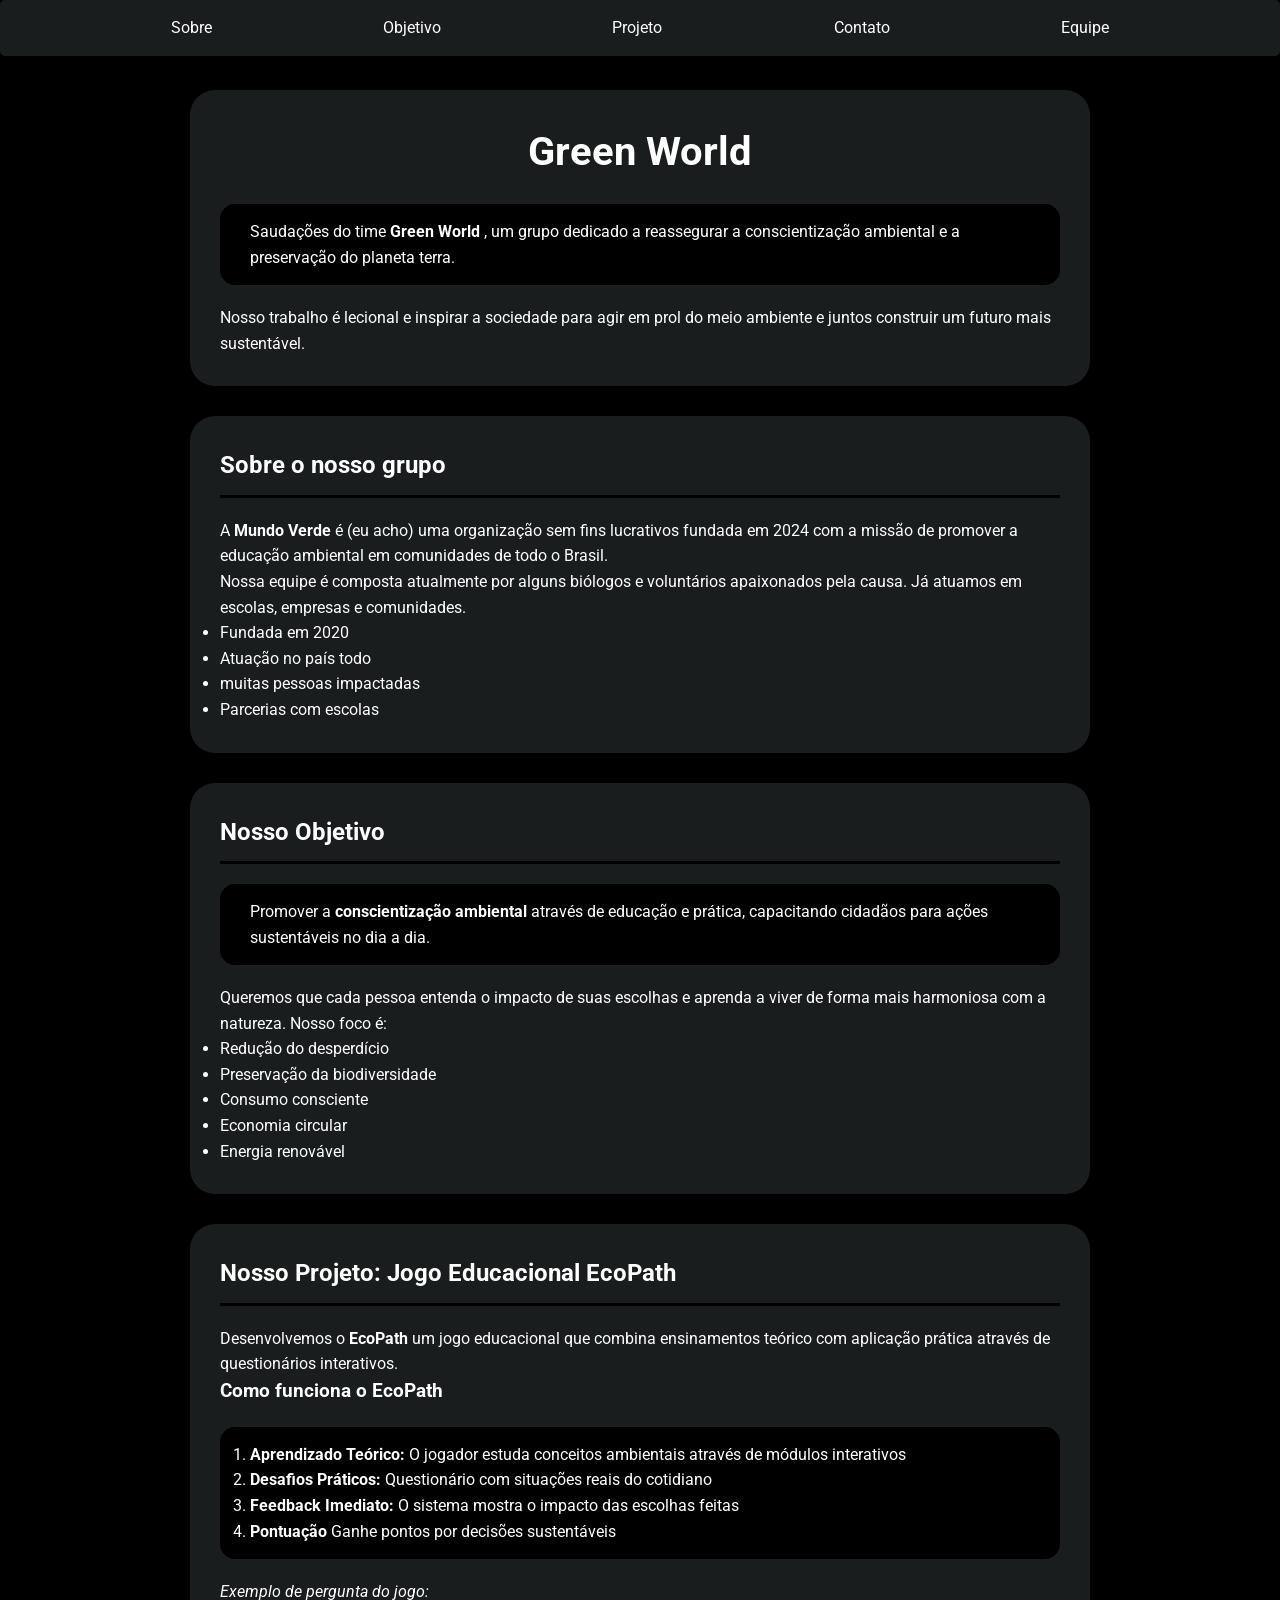
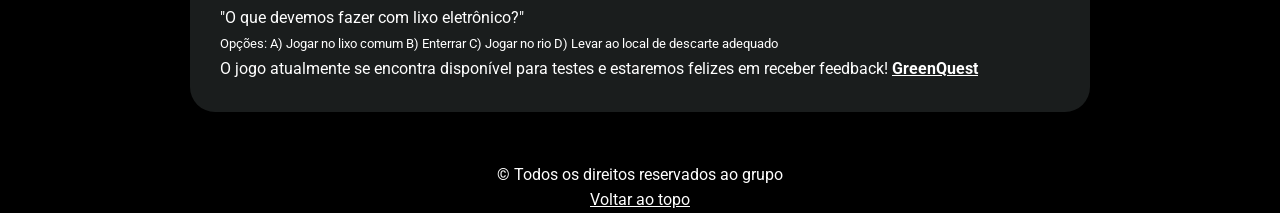
<file: index.html>
<!DOCTYPE html> 
<html lang="pt-BR"> 

<head> 
<meta charset="UTF-8"> 
<meta name="viewport" content="width=device-width, initial-scale=1.0">
<title> Green World e EcoPath </title>
<link rel="stylesheet" href="./src/styles/temas.css">
<link rel="stylesheet" href="./src/styles/inicio.css"> 
</head>

<body class="dark"> <!-- Corpo visível do site -->

<!-- menu :D -->
<nav id="menu"> <!-- Criação do menu -->
<a href="#sobre">Sobre</a>
<a href="#objetivo">Objetivo</a>
<a href="#projeto">Projeto</a>
<a href="./src/pages/contato.html">Contato</a>
<a href="./src/pages/equipe.html">Equipe</a>
</nav>

<main>
<section id="inicio"> <!-- Ligação com o menu via id -->
<h1> Green World </h1> 

<p class="destaque"> <!-- Parágrafo com o id de destaque -->
Saudações do time <strong> Green World </strong>, <!-- strong é negrito -->
um grupo dedicado a reassegurar a conscientização ambiental 
e a preservação do planeta terra.
</p>

<p> 
Nosso trabalho é lecional e inspirar a sociedade para agir 
em prol do meio ambiente e juntos construir um futuro mais sustentável.
</p>
</section>

<!-- sobre nós todos -->
<section id="sobre"> 
<h2>Sobre o nosso grupo</h2> 

<p>
A <strong> Mundo Verde</strong> é (eu acho) uma organização sem fins lucrativos fundada em 2024 
com a missão de promover a educação ambiental em comunidades de todo o Brasil.
</p>

<p>
Nossa equipe é composta atualmente por alguns biólogos e 
voluntários apaixonados pela causa. Já atuamos em escolas, empresas e comunidades.
</p>

<ul> <!-- Lista não númerada -->
<li>Fundada em 2020</li>
<li>Atuação no país todo</li>
<li>muitas pessoas impactadas</li>
<li>Parcerias com escolas</li>
</ul>
</section>

<section id="objetivo"> 
<h2>Nosso Objetivo</h2>

<p class="destaque"> 
Promover a <strong>conscientização ambiental</strong> através de educação 
e prática, capacitando cidadãos para ações sustentáveis no dia a dia.
</p>

<p>
Queremos que cada pessoa entenda o impacto de suas escolhas e aprenda a viver 
de forma mais harmoniosa com a natureza. Nosso foco é:
</p>

<ul>
<li>Redução do desperdício</li>
<li>Preservação da biodiversidade</li>
<li>Consumo consciente</li>
<li>Economia circular</li>
<li>Energia renovável</li>
</ul>
</section>

<section id="projeto">
<h2>Nosso Projeto: Jogo Educacional EcoPath</h2>

<p>
Desenvolvemos o <strong>EcoPath</strong> um jogo educacional que combina 
ensinamentos teórico com aplicação prática através de questionários interativos.
</p>

<h3>Como funciona o EcoPath</h3> 

<ol class="destaque"> <!-- Lista numerada com destaque -->
<li><strong>Aprendizado Teórico:</strong> O jogador estuda conceitos ambientais através de módulos interativos</li>
<li><strong>Desafios Práticos:</strong> Questionário com situações reais do cotidiano</li>
<li><strong>Feedback Imediato:</strong> O sistema mostra o impacto das escolhas feitas</li>
<li><strong>Pontuação</strong> Ganhe pontos por decisões sustentáveis</li>
</ol>


<p>
<em>Exemplo de pergunta do jogo:</em><br> <!-- em é itálico e br quebra a linha -->
"O que devemos fazer com lixo eletrônico?"
<br><small>Opções: A) Jogar no lixo comum B) Enterrar C) Jogar no rio D) Levar ao local de descarte adequado</small> <!-- small = texto menor -->
</p>

<p> O jogo atualmente se encontra disponível para testes e estaremos felizes em receber feedback!
<a href="./src/pages/login.html" class="linkdojogo">
    <strong>GreenQuest</strong>
</a>
</p>
</section>
</main>


<footer style="text-align: center"> <!-- Rodapé -->
<p>&copy; Todos os direitos reservados ao grupo </p> <!-- &copy = símbolo © -->
<a href="#menu" style="color: var(--texto);">Voltar ao topo</a> <!-- Link para voltar ao topo -->
</footer>

</body> 
</html>
</file>
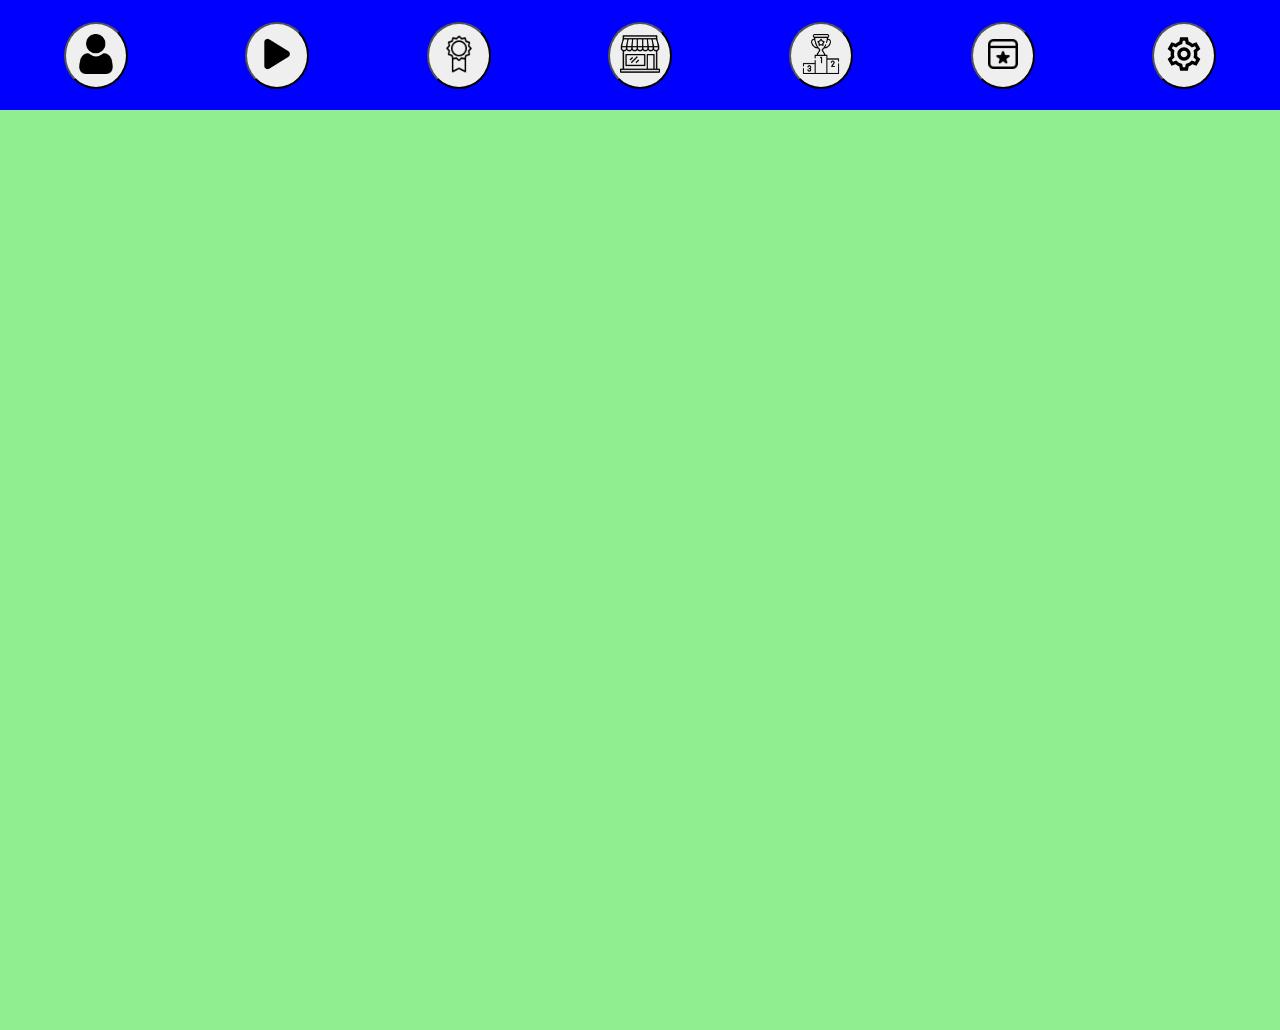
<file: src/pages/atividades.html>
<!DOCTYPE html>
<html lang="pt-br">
  <head>
    <meta charset="UTF-8" />
    <meta name="viewport" content="width=device-width, initial-scale=1.0" />
    <title>Atividades</title>

    <link rel="stylesheet" href="/src/styles/temas.css" />
    <link rel="stylesheet" href="../styles/header.css" />
    <link rel="stylesheet" href="/src/styles/atividades.css" />
  </head>
  <body class="dark">
    <header id="header"></header>

    <main>
      <section id="atividades"></section>
    </main>

    <script src="../scripts/services/api.js"></script>
    <script src="../scripts/services/header.js"></script>
    <script src="../scripts/atividades.js"></script>
  </body>
</html>
</file>
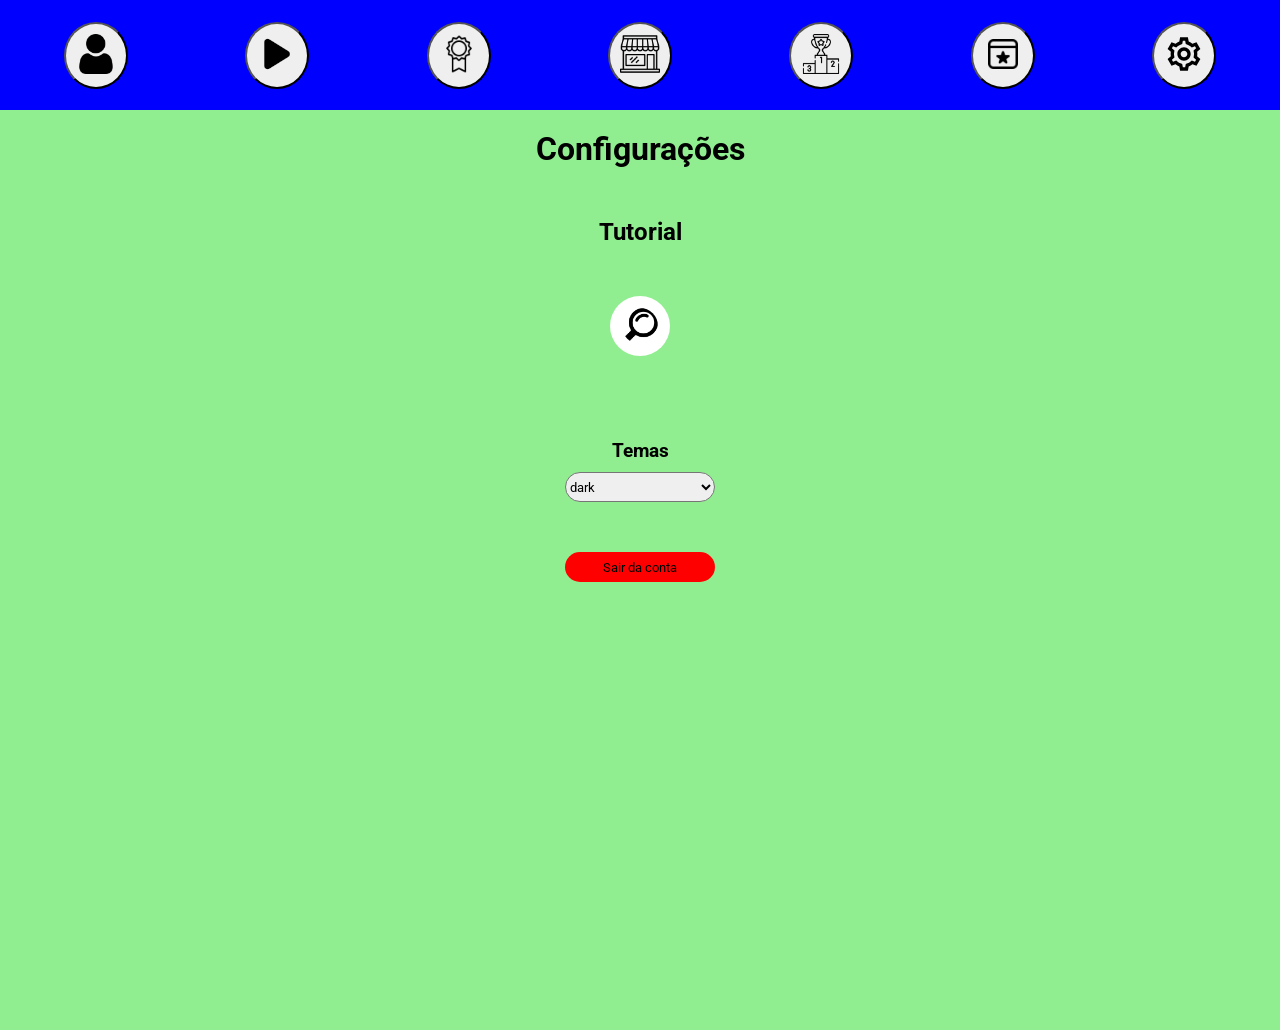
<file: src/pages/configuração.html>
<!DOCTYPE html>
<html lang="pt-br">
  <head>
    <meta charset="UTF-8" />
    <meta name="viewport" content="width=device-width, initial-scale=1.0" />
    <title>Configuração</title>

    <link rel="stylesheet" href="/src/styles/temas.css" />
    <link rel="stylesheet" href="/src/styles/header.css" />
    <link rel="stylesheet" href="/src/styles/configuração.css" />
  </head>
  <body class="dark">
    <header id="header"></header>
    <main>
      <h1>Configurações</h1>

      <h2>Tutorial</h2>

      <a href="/src/pages/tutorial.html"><img id="img-lupa" src="/src/images/lupa.png" /></a>

      <div class="div-temas">
        <h3>Temas</h3>
        <select id="inputListaTemas" name="inputTema">
          <option value="light">light</option>
          <option value="bluelight">blue light</option>
          <option value="emeraldlight">emerald light</option>
          <option value="teallight">teal light</option>
          <option value="violetlight">violet light</option>
          <option value="dark"selected>dark</option>
          <option value="bluedark">blue dark</option>
          <option value="emeralddark">emerald dark</option>
          <option value="tealdark">teal dark</option>
          <option value="violetdark">violet dark</option>

        </select>
      </div>
      <button id="btnLogout">Sair da conta</button>
    </main>

    <script>
      const inputListaTemas = document.getElementById("inputListaTemas");
      inputListaTemas.addEventListener("change", (event) => {
        const novoTema = event.target.value;

        localStorage.setItem("Tema", novoTema);

        document.body.className = novoTema;
      });

      document.getElementById("btnLogout").onclick = () => {
        localStorage.removeItem("ID");
        window.location.replace("login.html");
      };
    </script>

    <script src="../scripts/services/header.js"></script>
  </body>
</html>
</file>
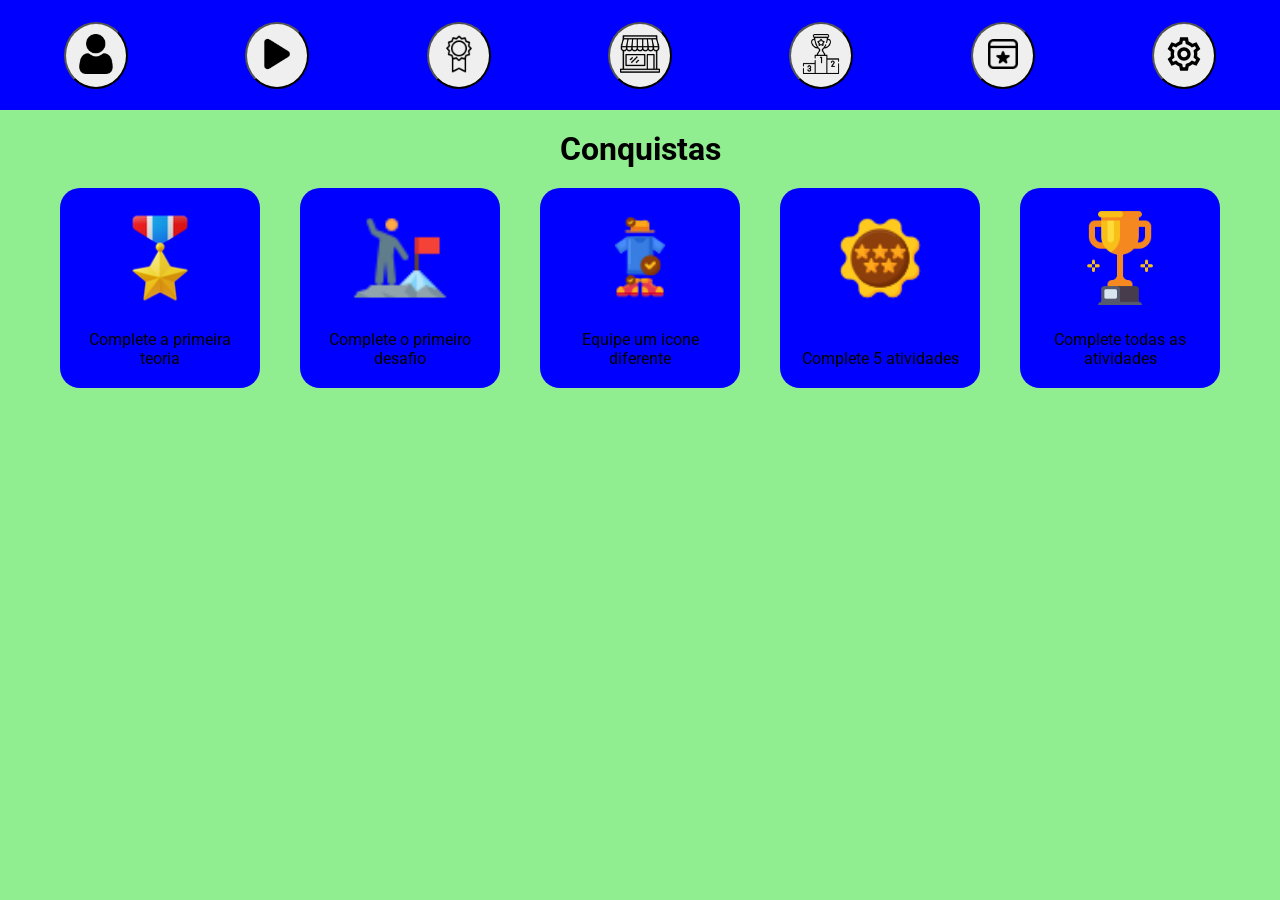
<file: src/pages/conquistas.html>
<!DOCTYPE html>
<html lang="pt-br">
  <head>
    <meta charset="UTF-8" />
    <meta name="viewport" content="width=device-width, initial-scale=1.0" />
    <title>Conquistas</title>

    <link rel="stylesheet" href="/src/styles/temas.css" />
    <link rel="stylesheet" href="/src/styles/header.css" />
    <link rel="stylesheet" href="/src/styles/conquista.css" />
  </head>
  <body class="dark">
    <header id="header"></header>
    <main>
      <h1>Conquistas</h1>

      <div class="conquistas">
        <div class="conquista">
          <img src="../images/conquista/primeiraTarefa.png" alt="" />
          <p>Complete a primeira teoria</p>
        </div>

        <div class="conquista">
          <img src="../images/conquista/primerioDesafio.png" alt="" />
          <p>Complete o primeiro desafio</p>
        </div>

        <div class="conquista">
          <img src="../images/conquista/iconeDiferente.png" alt="" />
          <p>Equipe um icone diferente</p>
        </div>

        <div class="conquista">
          <img src="../images/conquista/estrelas5.png" alt="" />
          <p>Complete 5 atividades</p>
        </div>

        <!-- Sempre ficar por ultimo -->
        <div class="conquista">
          <img src="../images/conquista/trofeu.png" alt="" />
          <p>Complete todas as atividades</p>
        </div>
      </div>
    </main>
  </body>

  <script src="../scripts/services/api.js"></script>
  <script src="../scripts/services/header.js"></script>
  <script src="../scripts/conquista.js"></script>
</html>
</file>
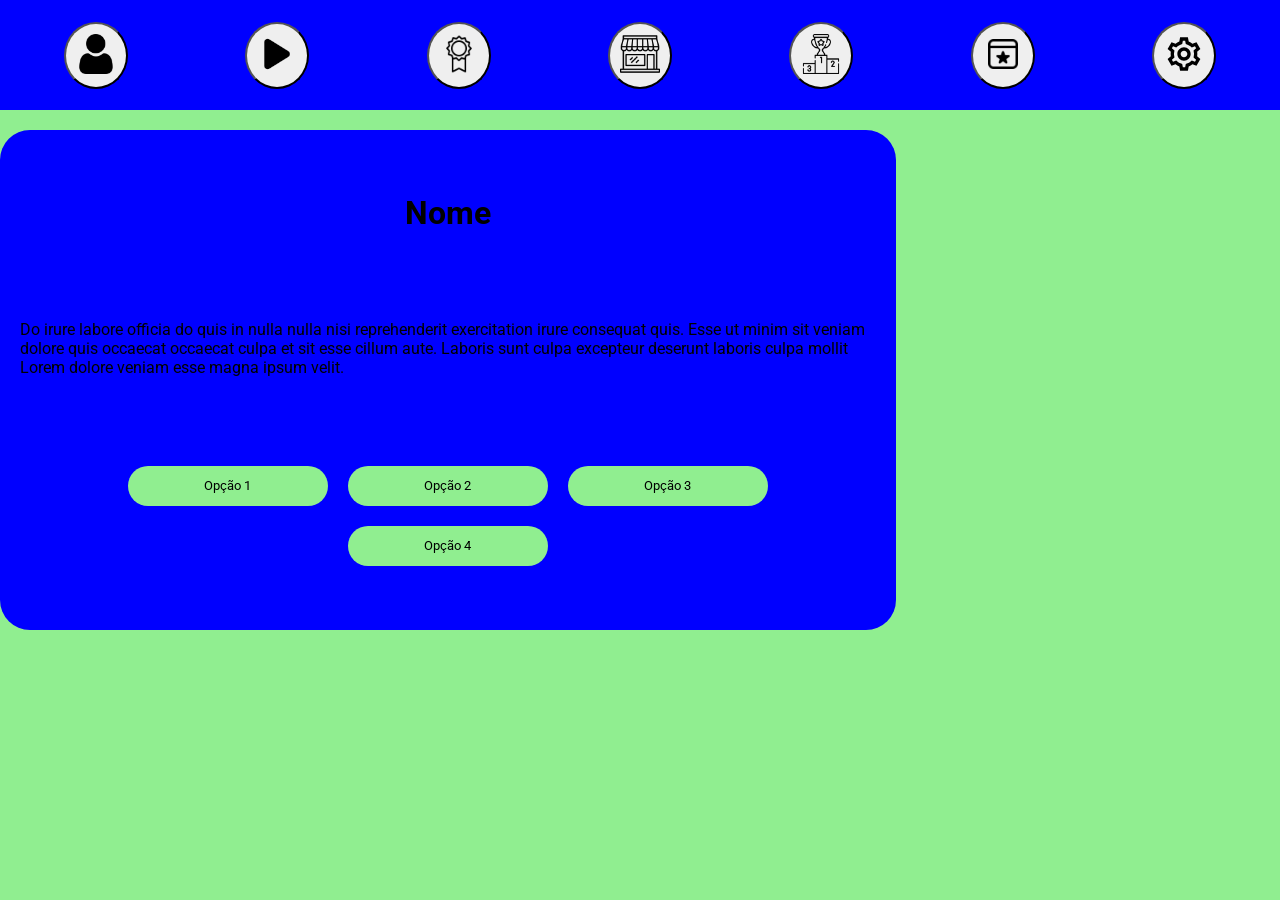
<file: src/pages/desafio.html>
<!DOCTYPE html>
<html lang="pt-br">
  <head>
    <meta charset="UTF-8" />
    <meta name="viewport" content="width=device-width, initial-scale=1.0" />
    <title>Desafio</title>

    <link rel="stylesheet" href="/src/styles/temas.css" />
    <link rel="stylesheet" href="/src/styles/header.css" />
    <link rel="stylesheet" href="/src/styles/desafio.css" />
  </head>
  <body class="dark">
    <header id="header"></header>

    <main id="desafio">
      <h1 id="nome">Nome</h1>

      <p id="texto">
        Do irure labore officia do quis in nulla nulla nisi reprehenderit
        exercitation irure consequat quis. Esse ut minim sit veniam dolore quis
        occaecat occaecat culpa et sit esse cillum aute. Laboris sunt culpa
        excepteur deserunt laboris culpa mollit Lorem dolore veniam esse magna
        ipsum velit.
      </p>

      <div id="btnsRespostas">
        <button onclick="selecionarResposta(0)">Opção 1</button>
        <button onclick="selecionarResposta(1)">Opção 2</button>
        <button onclick="selecionarResposta(2)">Opção 3</button>
        <button onclick="selecionarResposta(3  )">Opção 4</button>
      </div>
    </main>
  </body>

  <script src="../scripts/services/api.js"></script>
  <script src="../scripts/services/header.js"></script>
  <script src="../scripts/desafio.js"></script>
</html>
</file>
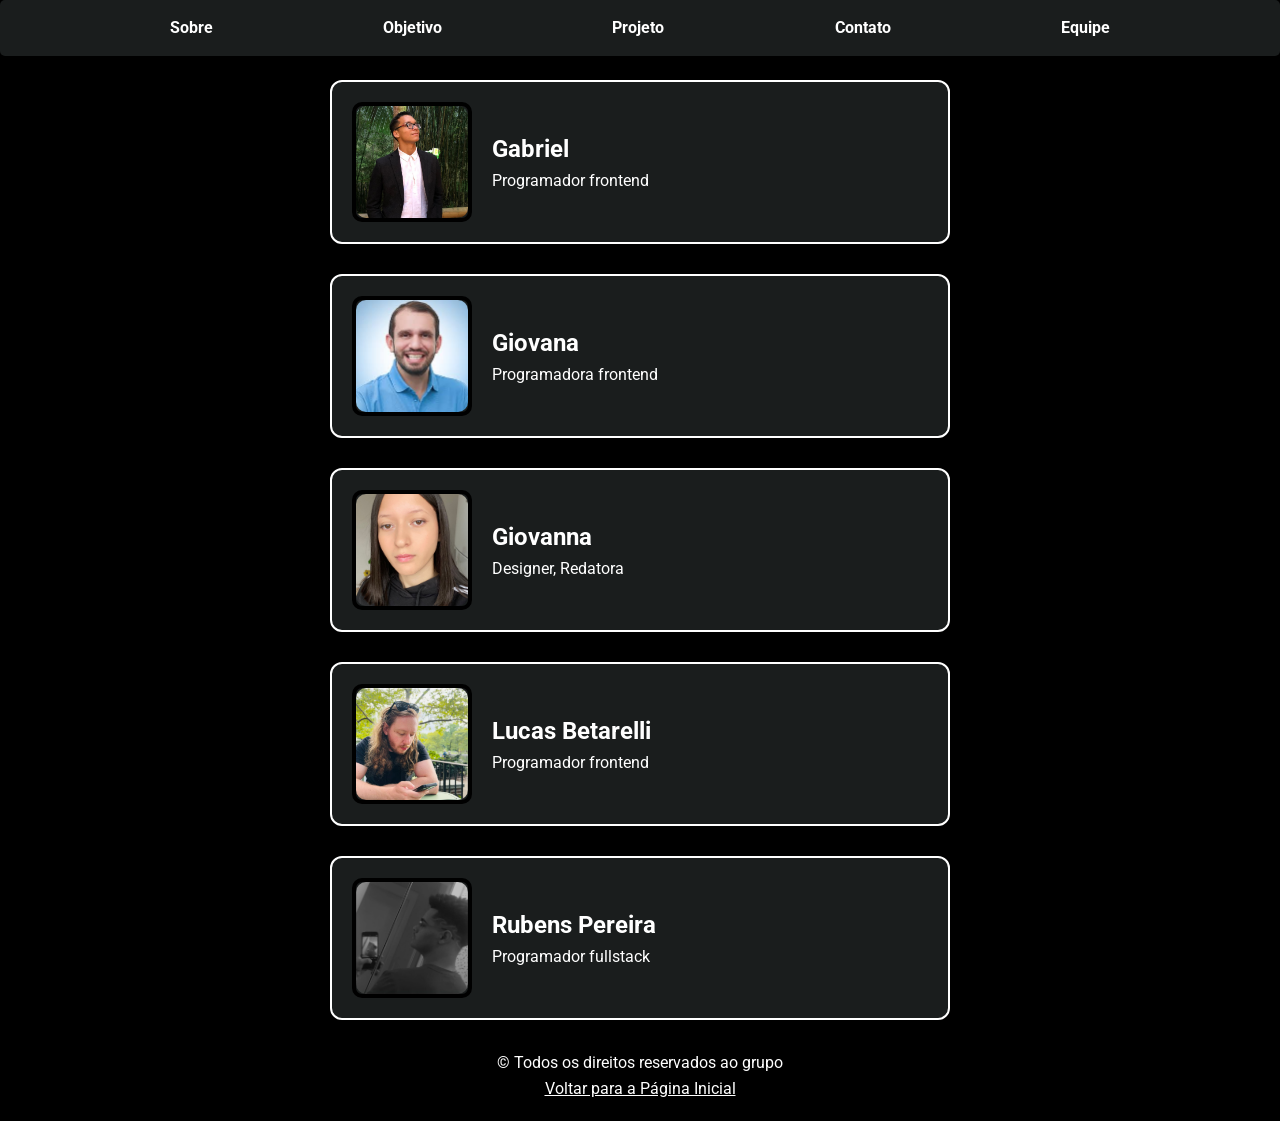
<file: src/pages/equipe.html>
<!DOCTYPE html>
<html lang="pt-br">
  <head>
    <meta charset="UTF-8" />
    <meta name="viewport" content="width=device-width, initial-scale=1.0" />
    <title>Nossa Equipe</title>

    <link rel="stylesheet" href="../../src/styles/temas.css" />
    <link rel="stylesheet" href="../../src/styles/equipe.css" />
  </head>
  <body class="dark">
    <nav id="menu">
      <!-- Criação do menu -->
      <a href="../../index.html#sobre">Sobre</a>
      <a href="../../index.html#objetivo">Objetivo</a>
      <a href="../../index.html#projeto">Projeto</a>
      <a href="../pages/contato.html">Contato</a>
      <a href="equipe.html">Equipe</a>
    </nav>

    <main>
      <!-- Gabriel -->
      <section class="membro">
        <div class="foto-container">
          <img
            src="../../src/images/equipe/gabriel.jpeg"
            alt="Foto do Gabriel"
          />
        </div>
        <div class="info">
          <h2>Gabriel</h2>
          <p>Programador frontend</p>
        </div>
      </section>

      <!-- Giovana -->
      <section class="membro">
        <div class="foto-container">
          <img
            src="../../src/images/equipe/fotoPerfil.jpg"
            alt="Foto da Giovana"
          />
        </div>
        <div class="info">
          <h2>Giovana</h2>
          <p>Programadora frontend</p>
        </div>
      </section>

      <!-- Giovanna -->
      <section class="membro">
        <div class="foto-container">
          <img
            src="../../src/images/equipe/giovanna.jpeg"
            alt="Foto da Giovanna"
          />
        </div>
        <div class="info">
          <h2>Giovanna</h2>
          <p>Designer, Redatora</p>
        </div>
      </section>

      <!-- Lucas -->
      <section class="membro">
        <div class="foto-container">
          <img src="../../src/images/equipe/lucas.png" alt="Foto do Lucas" />
        </div>
        <div class="info">
          <h2>Lucas Betarelli</h2>
          <p>Programador frontend</p>
        </div>
      </section>

      <!-- Rubens -->
      <section class="membro">
        <div class="foto-container">
          <img src="../../src/images/equipe/rubens.jpeg" alt="Foto do Rubens" />
        </div>
        <div class="info">
          <h2>Rubens Pereira</h2>
          <p>Programador fullstack</p>
        </div>
      </section>

      <footer style="text-align: center">
        <p>&copy; Todos os direitos reservados ao grupo</p>
        <a href="../../index.html" style="color: var(--texto)"
          >Voltar para a Página Inicial</a
        >
      </footer>
    </main>
  </body>
</html>
</file>
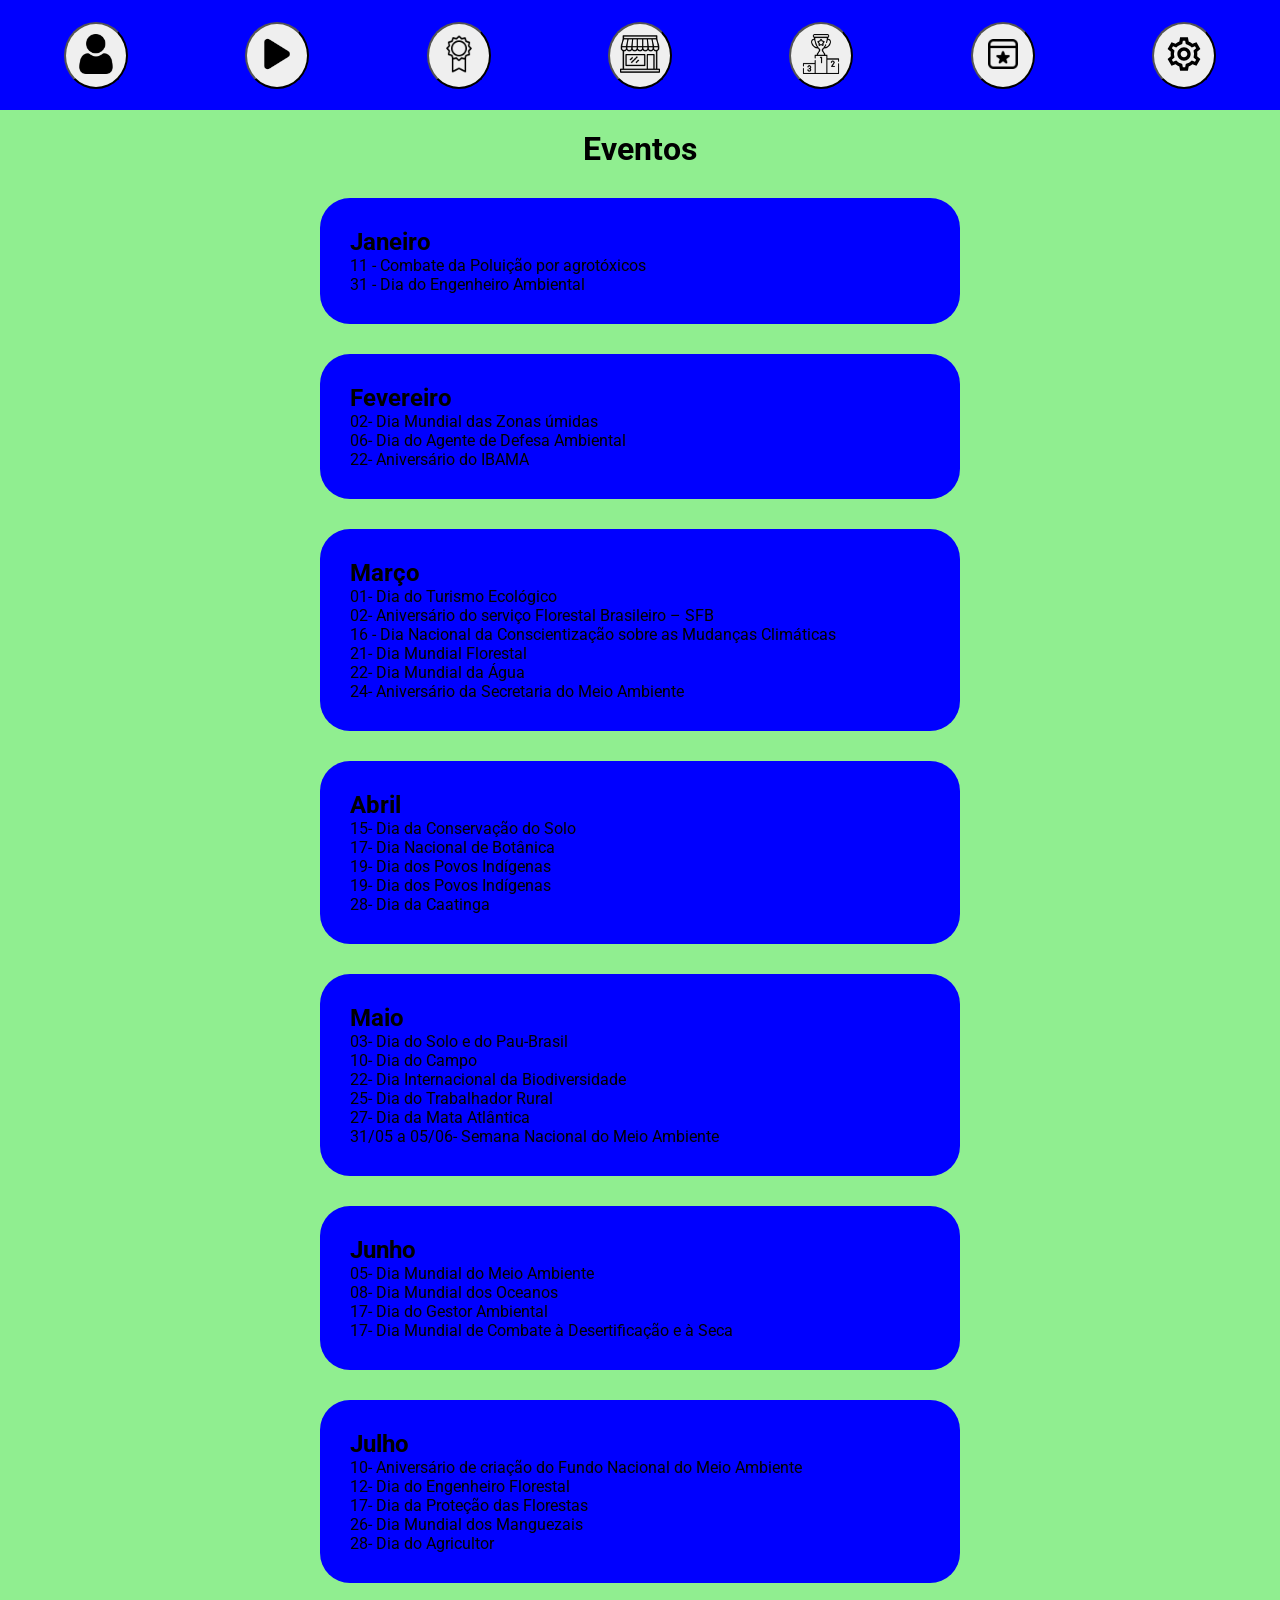
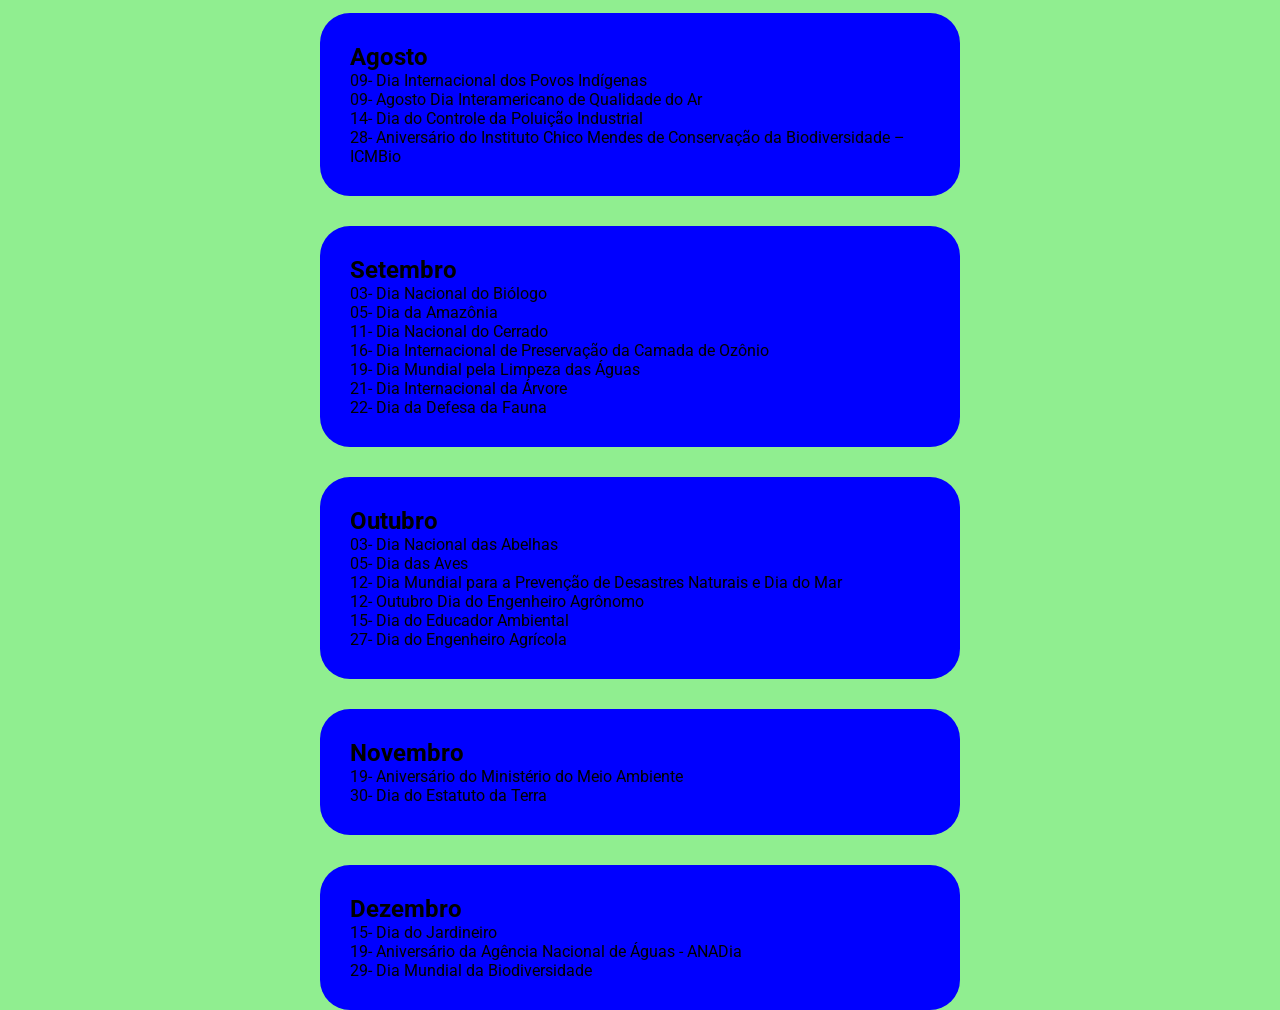
<file: src/pages/eventos.html>
<!DOCTYPE html>
<html lang="pt-br">
  <head>
    <meta charset="UTF-8" />
    <meta name="viewport" content="width=device-width, initial-scale=1.0" />
    <title>Eventos</title>

    <link rel="stylesheet" href="/src/styles/temas.css" />
    <link rel="stylesheet" href="/src/styles/header.css" />
    <link rel="stylesheet" href="/src/styles/eventos.css" />
  </head>
  <body>
    <header id="header"></header>

    <main>
      <h1>Eventos</h1>

      <!-- Janeiro -->
      <div>
        <h2>Janeiro</h2>
        <p>11 - Combate da Poluição por agrotóxicos</p>
        <p>31 - Dia do Engenheiro Ambiental</p>
      </div>
      <!-- Fevereiro -->
      <div>
        <h2>Fevereiro</h2>
        <p>02- Dia Mundial das Zonas úmidas</p>
        <p>06- Dia do Agente de Defesa Ambiental</p>
        <p>22- Aniversário do IBAMA</p>
      </div>
      <!-- Março -->
      <div>
        <h2>Março</h2>
        <p>01- Dia do Turismo Ecológico</p>
        <p>02- Aniversário do serviço Florestal Brasileiro – SFB</p>
        <p>16 - Dia Nacional da Conscientização sobre as Mudanças Climáticas</p>
        <p>21- Dia Mundial Florestal</p>
        <p>22- Dia Mundial da Água</p>
        <p>24- Aniversário da Secretaria do Meio Ambiente</p>
      </div>
      <!-- Abril -->
      <div>
        <h2>Abril</h2>
        <p>15- Dia da Conservação do Solo</p>
        <p>17- Dia Nacional de Botânica</p>
        <p>19- Dia dos Povos Indígenas</p>
        <p>19- Dia dos Povos Indígenas</p>
        <p>28- Dia da Caatinga</p>
      </div>

      <!-- Maio -->
      <div>
        <h2>Maio</h2>
        <p>03- Dia do Solo e do Pau-Brasil</p>
        <p>10- Dia do Campo</p>
        <p>22- Dia Internacional da Biodiversidade</p>
        <p>25- Dia do Trabalhador Rural</p>
        <p>27- Dia da Mata Atlântica</p>
        <p>31/05 a 05/06- Semana Nacional do Meio Ambiente</p>
      </div>

      <!--Junho-->
      <div>
        <h2>Junho</h2>
        <p>05- Dia Mundial do Meio Ambiente</p>
        <p>08- Dia Mundial dos Oceanos</p>
        <p>17- Dia do Gestor Ambiental</p>
        <p>17- Dia Mundial de Combate à Desertificação e à Seca</p>
      </div>

      <!--Julho-->
      <div>
        <h2>Julho</h2>
        <p>10- Aniversário de criação do Fundo Nacional do Meio Ambiente</p>
        <p>12- Dia do Engenheiro Florestal</p>
        <p>17- Dia da Proteção das Florestas</p>
        <p>26- Dia Mundial dos Manguezais</p>
        <p>28- Dia do Agricultor</p>
      </div>
      <!--Agosto-->
      <div>
        <h2>Agosto</h2>
        <p>09- Dia Internacional dos Povos Indígenas</p>
        <p>09- Agosto Dia Interamericano de Qualidade do Ar</p>
        <p>14- Dia do Controle da Poluição Industrial</p>
        <p>
          28- Aniversário do Instituto Chico Mendes de Conservação da
          Biodiversidade – ICMBio
        </p>
      </div>
      <!--Setembro-->
            <div>
        <h2>Setembro</h2>
        <p>03- Dia Nacional do Biólogo</p>
        <p>05- Dia da Amazônia</p>
        <p>11- Dia Nacional do Cerrado</p>
        <p>16- Dia Internacional de Preservação da Camada de Ozônio</p>
        <p>19- Dia Mundial pela Limpeza das Águas</p>
        <p>21- Dia Internacional da Árvore</p>
        <p>22- Dia da Defesa da Fauna</p>
      </div>
      <!--Outubro-->
      <div>
        <h2>Outubro</h2>
        <p>03- Dia Nacional das Abelhas</p>
        <p>05- Dia das Aves</p>
        <p>12- Dia Mundial para a Prevenção de Desastres Naturais e Dia do Mar</p>
        <p>12- Outubro Dia do Engenheiro Agrônomo</p>
        <p>15- Dia do Educador Ambiental</p>
        <p>27- Dia do Engenheiro Agrícola</p>
      </div>
      <!--Novembro-->
      <div>
        <h2>Novembro</h2>
        <p>19- Aniversário do Ministério do Meio Ambiente</p>
        <p>30- Dia do Estatuto da Terra</p>
      </div>
      <!--Dezembro-->
      <div>
        <h2>Dezembro</h2>
        <p>15- Dia do Jardineiro</p>
        <p>19- Aniversário da Agência Nacional de Águas - ANADia</p>
        <p>29- Dia Mundial da Biodiversidade</p>
      </div>
    </main>
  </body>

  <script src="../scripts/services/header.js"></script>
</html>
</file>
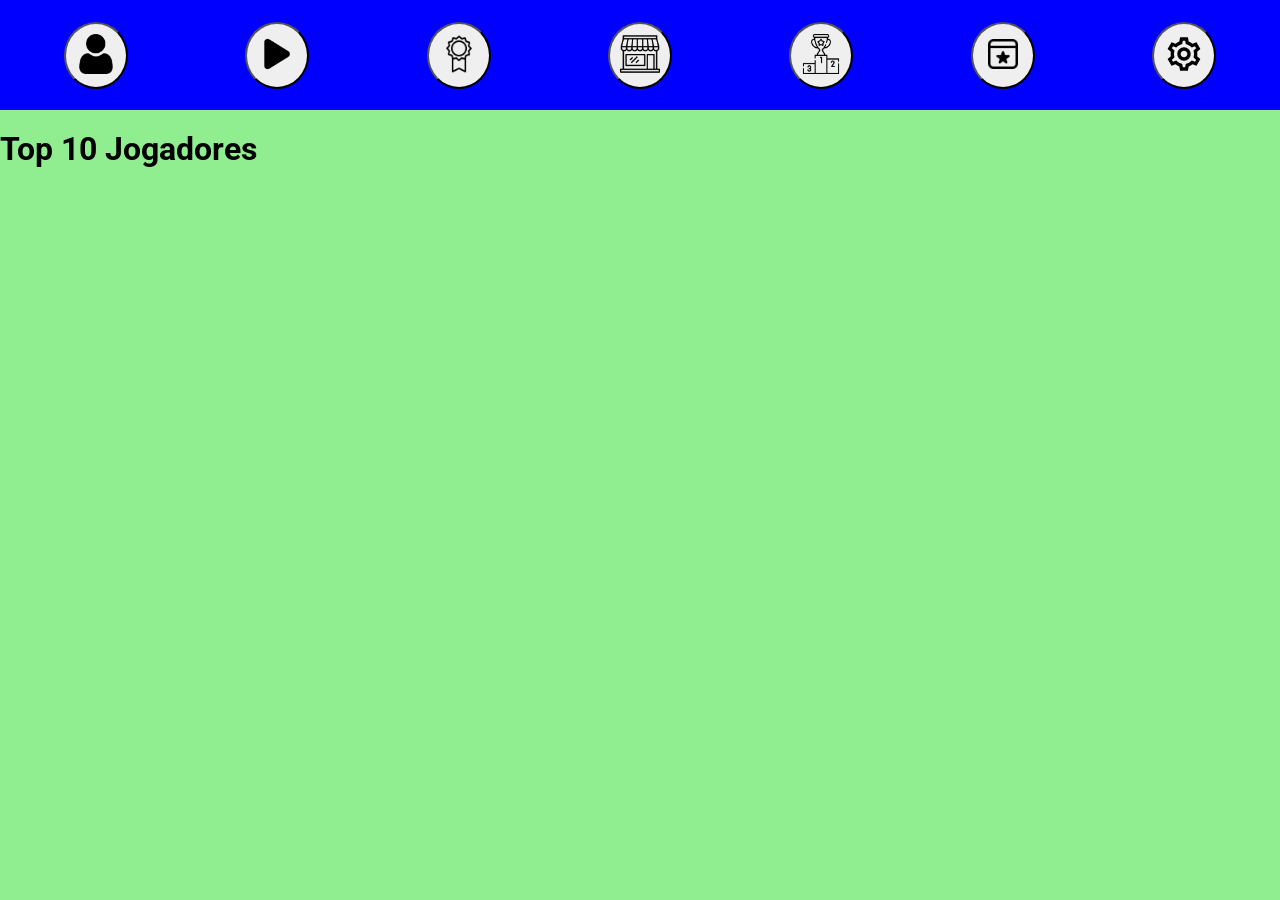
<file: src/pages/leaderboard.html>
<!DOCTYPE html>
<html lang="pt-br">
  <head>
    <meta charset="UTF-8" />
    <meta name="viewport" content="width=device-width, initial-scale=1.0" />
    <title>Leaderboard</title>

    <link rel="stylesheet" href="/src/styles/temas.css" />
    <link rel="stylesheet" href="/src/styles/header.css" />
    <link rel="stylesheet" href="/src/styles/leaderboard.css" />
  </head>
  <body class="dark">
    <header id="header"></header>
    <script src="../scripts/services/header.js"></script>
    <main>
      <h1>Top 10 Jogadores</h1>
      <ol id="listaJogadores"></ol>
    </main>
    <script>
      async function init() {
        const res = await fetch(
          "https://projetoplataformaunip-api-1.onrender.com/usuario/top"
        );
        const data = await res.json();

        console.log(data);
        document.getElementById("listaJogadores").innerHTML = ``;

        data.forEach((jogador, index) => {
          document.getElementById(
            "listaJogadores"
          ).innerHTML += `<li><img src="../images/iconsJogador/${
            jogador.icon
          }.png"><p>${index + 1}° - ${jogador.nome}</p>  <p>${
            jogador.moedas
          }</p></li>`;
        });
      }
      init();
    </script>
  </body>
</html>
</file>
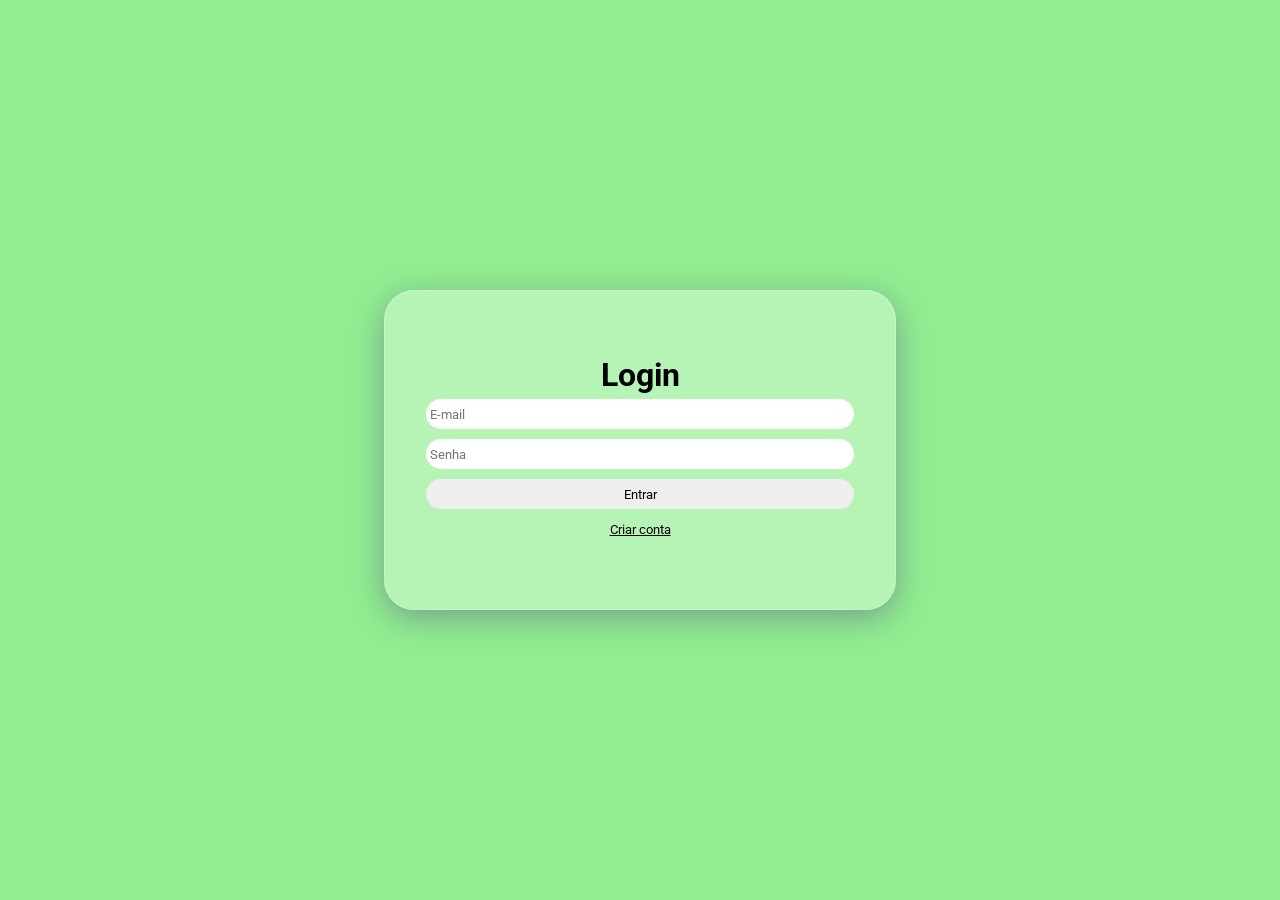
<file: src/pages/login.html>
<!DOCTYPE html>
<html lang="pt-br">
  <head>
    <meta charset="UTF-8" />
    <meta name="viewport" content="width=device-width, initial-scale=1.0" />
    <title>Login</title>

    <link rel="stylesheet" href="/src/styles/temas.css" />
    <link rel="stylesheet" href="/src/styles/login.css" />
  </head>
  <body class="dark">
    <div class="login-box">
      <h1 id="titulo">Login</h1>
      <form id="login-form">
        <input
          type="email"
          placeholder="E-mail"
          id="login-email-input"
          required
        />
        <input
          type="password"
          placeholder="Senha"
          id="login-senha-input"
          required
        />
        <button type="submit" id="login-button">Entrar</button>
      </form>

      <form id="create-form" style="display: none">
        <input type="text" placeholder="Nome" id="create-nome-input" required />
        <input
          type="email"
          placeholder="E-mail"
          id="create-email-input"
          required
        />
        <input
          type="password"
          placeholder="Senha"
          id="create-senha-input1"
          required
        />
        <input
          type="password"
          placeholder="Senha"
          id="create-senha-input2"
          required
        />
        <button type="submit" id="create-button">Criar conta</button>
      </form>

      <button id="btn-trocarTela" onclick="trocarTela()">Criar conta</button>
    </div>
  </body>
  <script src="/src/scripts/services/login.js"></script>
</html>
</file>
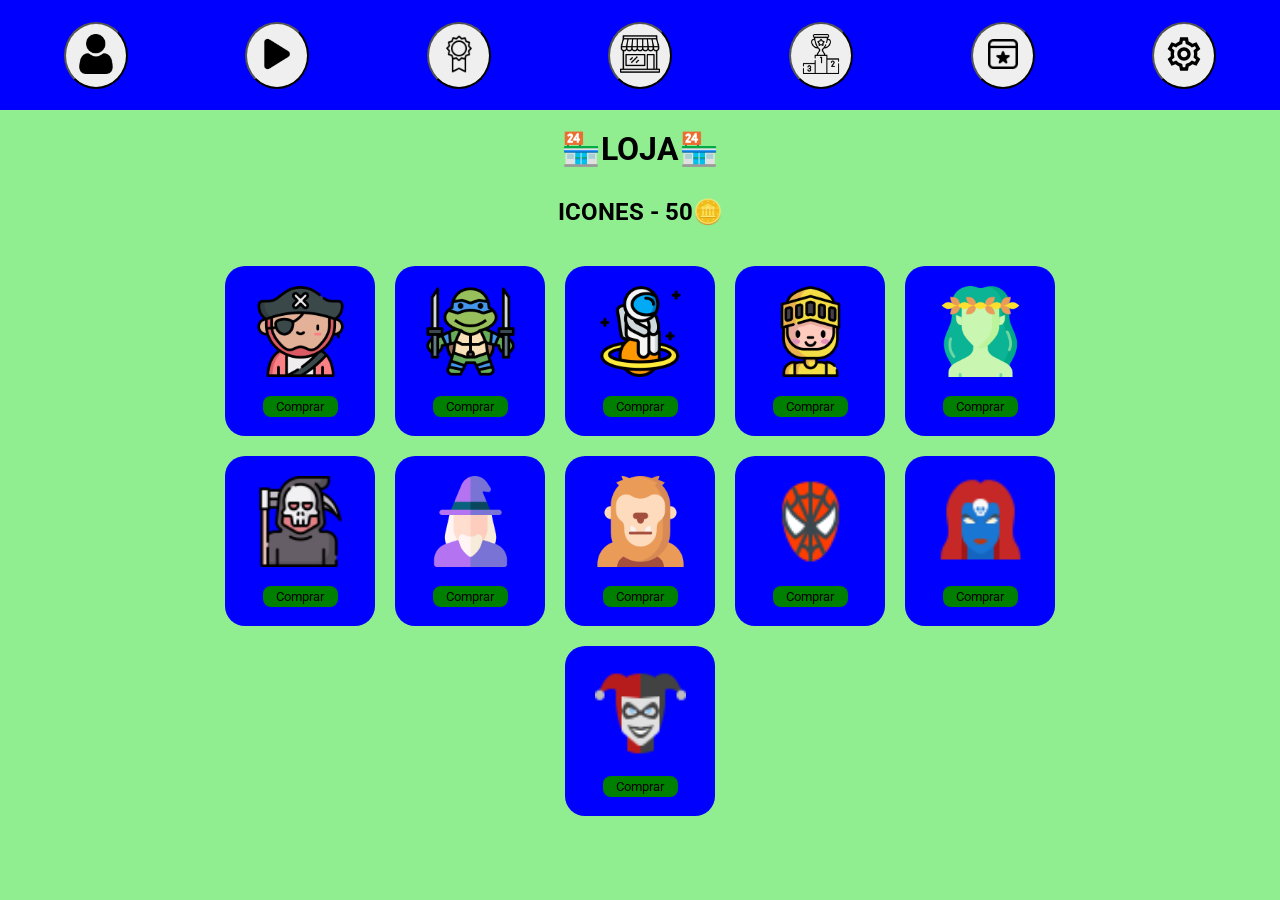
<file: src/pages/loja.html>
<!DOCTYPE html>
<html lang="pt-br">
  <head>
    <meta charset="UTF-8" />
    <meta name="viewport" content="width=device-width, initial-scale=1.0" />
    <title>Loja</title>

    <link rel="stylesheet" href="/src/styles/temas.css" />
    <link rel="stylesheet" href="/src/styles/header.css" />
    <link rel="stylesheet" href="/src/styles/loja.css" />
  </head>
  <body class="dark">
    <header id="header"></header>

    <main>
      <!-- Icon pirata -->
      <h1>🏪LOJA🏪</h1>

      <h2>ICONES - 50🪙</h2>

      <div id="loja">
        <div class="itemLoja">
          <img src="../images/iconsJogador/pirata.png" />
          <button onclick="comprarIcon('pirata')">Comprar</button>
        </div>

        <!-- Icon ninja -->
        <div class="itemLoja">
          <img src="../images/iconsJogador/ninja.png" />
          <button onclick="comprarIcon('ninja')">Comprar</button>
        </div>

        <!-- Icon astronauta -->
        <div class="itemLoja">
          <img src="../images/iconsJogador/astronauta.png" />
          <button onclick="comprarIcon('astronauta')">Comprar</button>
        </div>

        <!-- Icon cavaleiro -->
        <div class="itemLoja">
          <img src="../images/iconsJogador/cavaleiro.png" />
          <button onclick="comprarIcon('cavaleiro')">Comprar</button>
        </div>

        <!-- Icon ninfa -->
        <div class="itemLoja">
          <img src="../images/iconsJogador/ninfa.png" />
          <button onclick="comprarIcon('ninfa')">Comprar</button>
        </div>

        <!-- Icon ceifador -->
        <div class="itemLoja">
          <img src="../images/iconsJogador/ceifador.png" />
          <button onclick="comprarIcon('ceifador')">Comprar</button>
        </div>

        <!-- Icon mago -->
        <div class="itemLoja">
          <img src="../images/iconsJogador/mago.png" />
          <button onclick="comprarIcon('mago')">Comprar</button>
        </div>
        <!-- Icon pé grande -->
        <div class="itemLoja">
          <img src="../images/iconsJogador/pe-grande.png" />
          <button onclick="comprarIcon('pe-grande')">Comprar</button>
        </div>

        <!-- Icon Homem aranha -->
        <div class="itemLoja">
          <img src="../images/iconsJogador/homemaranha.png" />
          <button onclick="comprarIcon('homemaranha')">Comprar</button>
        </div>

        <!-- Icon Mistica -->
        <div class="itemLoja">
          <img src="../images/iconsJogador/mistica.png" />
          <button onclick="comprarIcon('mistica')">Comprar</button>
        </div>

        <!-- Icon Harley -->
        <div class="itemLoja">
          <img src="../images/iconsJogador/harley.png" />
          <button onclick="comprarIcon('harley')">Comprar</button>
        </div>
      </div>
    </main>
    <script src="../scripts/services/header.js"></script>
    <script src="../scripts/loja.js"></script>
  </body>
</html>
</file>
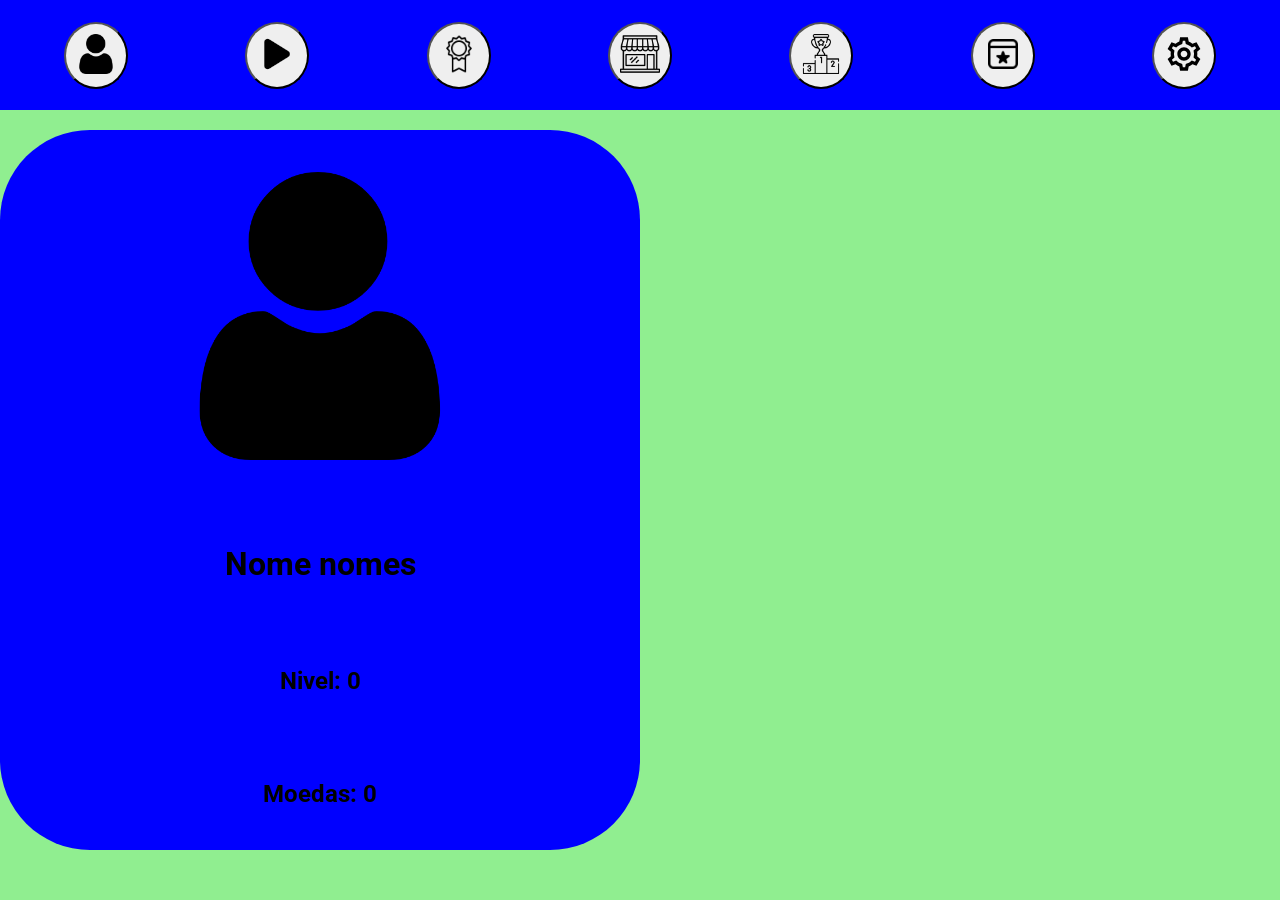
<file: src/pages/perfil.html>
<!DOCTYPE html>
<html lang="pt-br">
  <head>
    <meta charset="UTF-8" />
    <meta name="viewport" content="width=device-width, initial-scale=1.0" />
    <title>Perfil</title>

    <link rel="stylesheet" href="/src/styles/temas.css" />
    <link rel="stylesheet" href="/src/styles/header.css" />
    <link rel="stylesheet" href="/src/styles/perfil.css" />
  </head>
  <body class="dark">
    <header id="header"></header>
    <script src="../scripts/services/header.js"></script>

    <main>
      <img id="icon" src="../images/perfil.png" alt="" />

      <h1 id="nome">Nome nomes</h1>
      <h2 id="nivel">Nivel: 0</h2>
      <h2 id="moedas">Moedas: 0</h2>
    </main>

    <script src="../scripts/services/api.js"></script>

    <script>
      async function init() {
        const data = await statusJogador();
        console.log(data);
        document.getElementById("icon").src =
          "../images/iconsJogador/" + data.icon + ".png";

        document.getElementById("nome").innerText = data.nome;

        document.getElementById("nivel").innerText = "Nivel: " + data.nivel;

        document.getElementById("moedas").innerText = "🪙: " + data.moedas;
      }
      init();
    </script>
  </body>
</html>
</file>
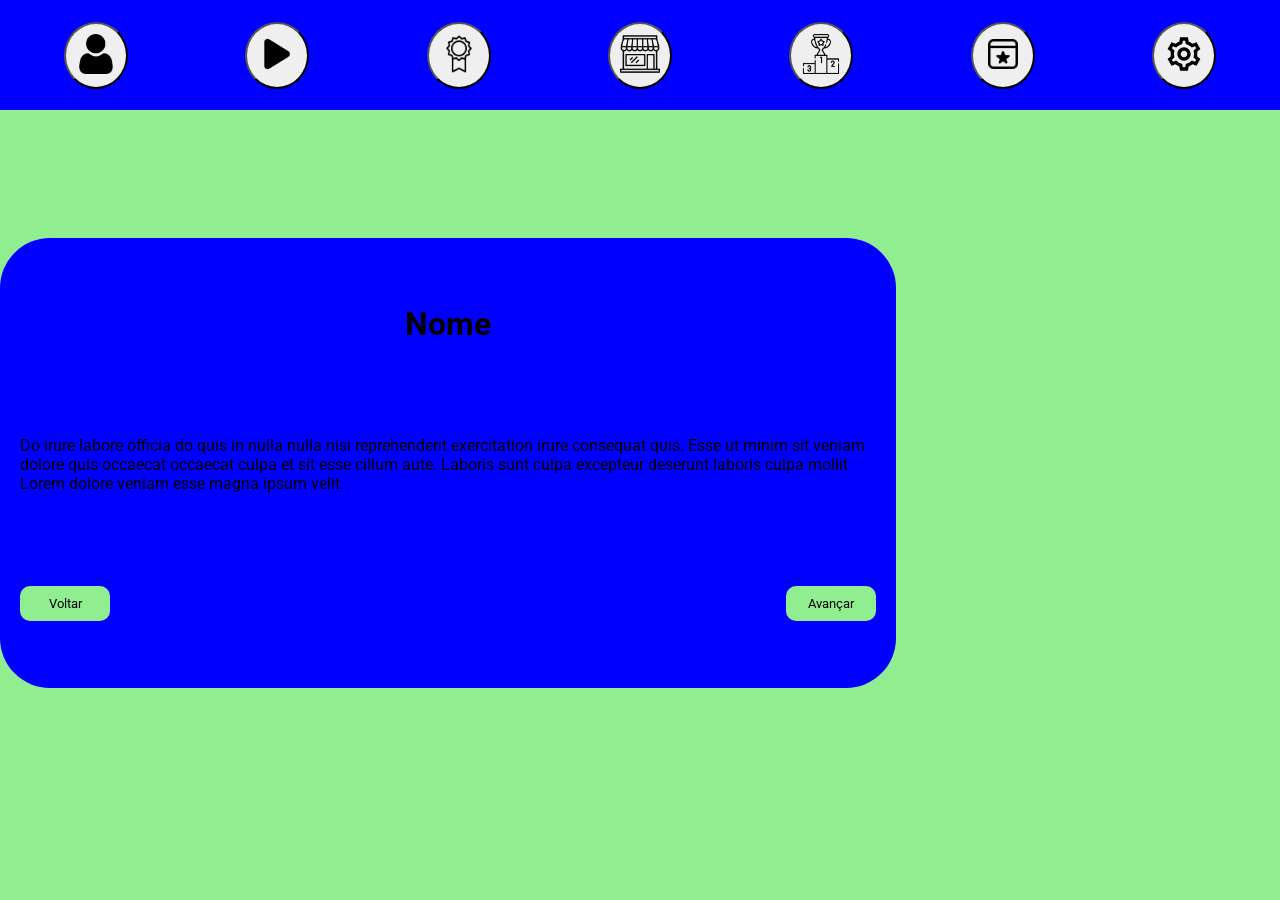
<file: src/pages/teoria.html>
<!DOCTYPE html>
<html lang="pt-br">
  <head>
    <meta charset="UTF-8" />
    <meta name="viewport" content="width=device-width, initial-scale=1.0" />
    <title>Teoria</title>

    <link rel="stylesheet" href="/src/styles/temas.css" />
    <link rel="stylesheet" href="/src/styles/header.css" />
    <link rel="stylesheet" href="/src/styles/teoria.css" />
  </head>
  <body class="dark">
    <header id="header"></header>

    <main id="teoria">
      <h1 id="nome">Nome</h1>

      <p id="texto">
        Do irure labore officia do quis in nulla nulla nisi reprehenderit
        exercitation irure consequat quis. Esse ut minim sit veniam dolore quis
        occaecat occaecat culpa et sit esse cillum aute. Laboris sunt culpa
        excepteur deserunt laboris culpa mollit Lorem dolore veniam esse magna
        ipsum velit.
      </p>

      <div id="btnsNav">
        <button onclick="mudarPagina(1)">Voltar</button>
        <button onclick="mudarPagina(2)">Avançar</button>
      </div>
    </main>

    <script src="../scripts/services/api.js"></script>
    <script src="../scripts/services/header.js"></script>
    <script src="../scripts/teoria.js"></script>
  </body>
</html>
</file>
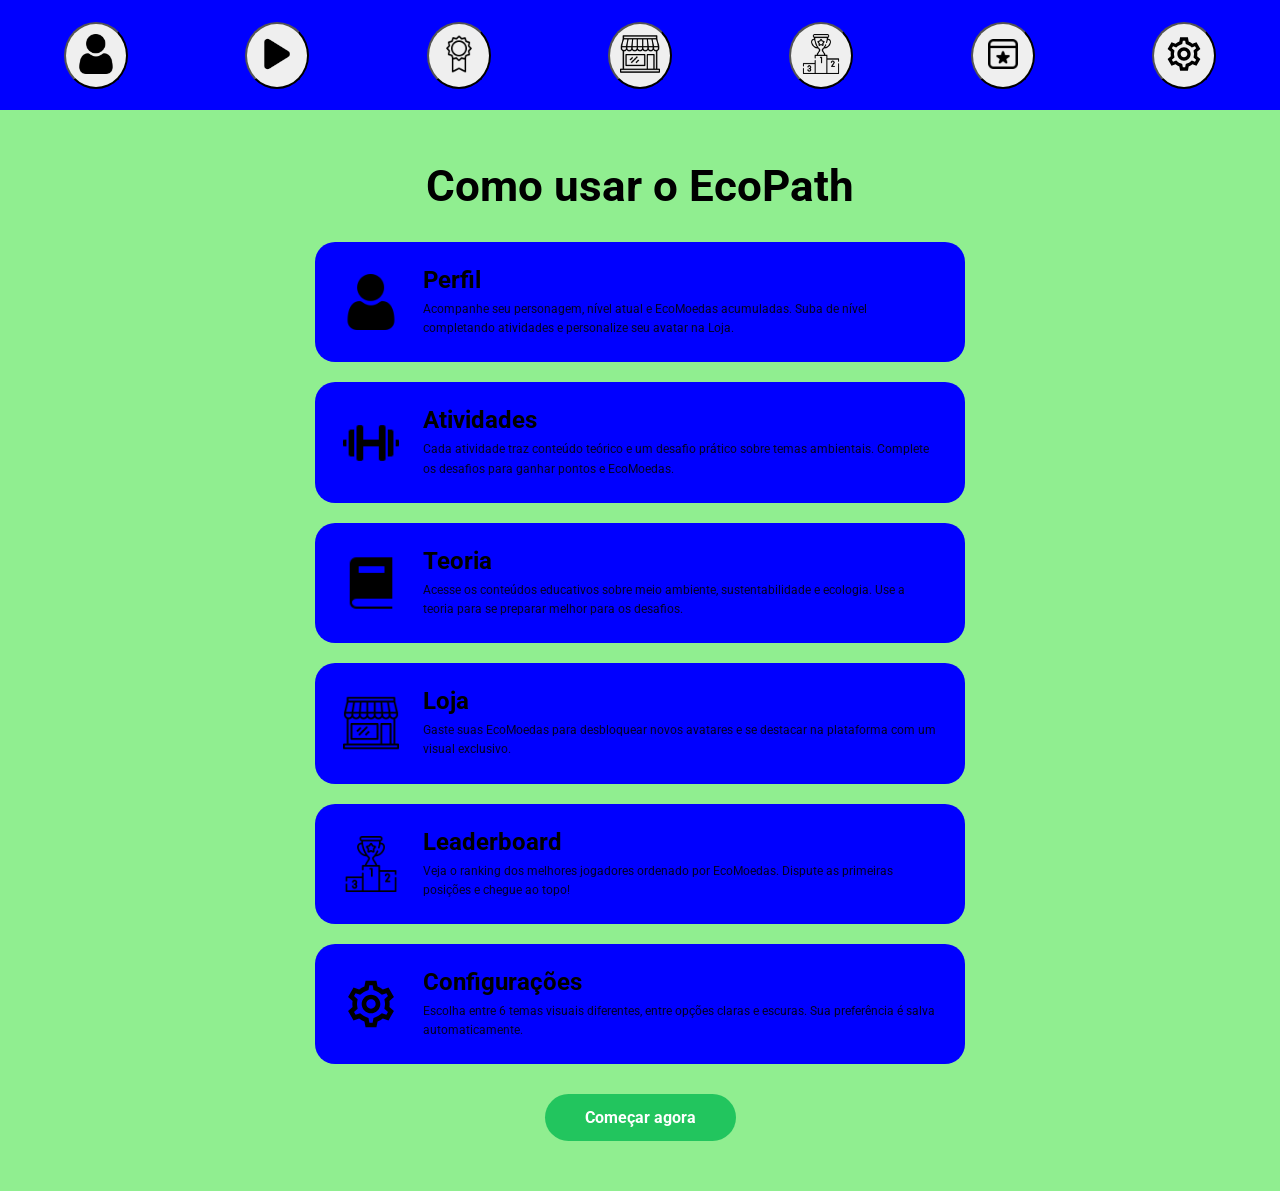
<file: src/pages/tutorial.html>
<!DOCTYPE html>
<html lang="pt-br">
  <head>
    <meta charset="UTF-8" />
    <meta name="viewport" content="width=device-width, initial-scale=1.0" />
    <title>Tutorial</title>

    <link rel="stylesheet" href="/src/styles/temas.css" />
    <link rel="stylesheet" href="/src/styles/header.css" />
    <link rel="stylesheet" href="/src/styles/tutorial.css" />
  </head>
  <body class="dark">
    <header id="header"></header>

    <main>
      <h1>Como usar o EcoPath</h1>

      <div class="card">
        <img src="../images/perfil.png" alt="Perfil" />
        <div>
          <h2>Perfil</h2>
          <p>
            Acompanhe seu personagem, nível atual e EcoMoedas acumuladas. Suba
            de nível completando atividades e personalize seu avatar na Loja.
          </p>
        </div>
      </div>

      <div class="card">
        <img src="../images/desafio.png" alt="Atividades" />
        <div>
          <h2>Atividades</h2>
          <p>
            Cada atividade traz conteúdo teórico e um desafio prático sobre
            temas ambientais. Complete os desafios para ganhar pontos e
            EcoMoedas.
          </p>
        </div>
      </div>

      <div class="card">
        <img src="../images/teoria.png" alt="Teoria" />
        <div>
          <h2>Teoria</h2>
          <p>
            Acesse os conteúdos educativos sobre meio ambiente, sustentabilidade
            e ecologia. Use a teoria para se preparar melhor para os desafios.
          </p>
        </div>
      </div>

      <div class="card">
        <img src="../images/loja.png" alt="Loja" />
        <div>
          <h2>Loja</h2>
          <p>
            Gaste suas EcoMoedas para desbloquear novos avatares e se destacar
            na plataforma com um visual exclusivo.
          </p>
        </div>
      </div>

      <div class="card">
        <img src="../images/podio.png" alt="Leaderboard" />
        <div>
          <h2>Leaderboard</h2>
          <p>
            Veja o ranking dos melhores jogadores ordenado por EcoMoedas.
            Dispute as primeiras posições e chegue ao topo!
          </p>
        </div>
      </div>

      <div class="card">
        <img src="../images/configuracao.svg" alt="Configurações" />
        <div>
          <h2>Configurações</h2>
          <p>
            Escolha entre 6 temas visuais diferentes, entre opções claras e
            escuras. Sua preferência é salva automaticamente.
          </p>
        </div>
      </div>

      <a href="atividades.html" class="btn-comecar">Começar agora</a>
    </main>

    <script src="../scripts/services/header.js"></script>
  </body>
</html>
</file>
<file: src/styles/temas.css>
@import url("https://fonts.googleapis.com/css2?family=Roboto:ital,wght@0,100..900;1,100..900&display=swap");
* {
  font-family: roboto;
  margin: 0;
  padding: 0;
  box-sizing: border-box;
  color: var(--texto);
}

input {
  color: black;
  cursor: pointer;
}

select {
  cursor: pointer;
}

button {
  cursor: pointer;
}

body {
  width: 100%;
  height: 100vh;
  background-color: var(--primaria);
}

:root {
  --primaria: lightgreen;
  --secundaria: blue;
  --texto: black;
}

.light {
  --primaria: lightgray;
  --secundaria: whitesmoke;
  --texto: black;
  --icone-filtro: none;
}

.dark {
  --primaria: rgb(26, 29, 29);
  --secundaria: black;
  --texto: white;
  --icone-filtro: invert(1);
}

/* Temas Dark */
.bluedark {
  --primaria: #3B82F6;
  --secundaria: #1E3A5F;
  --texto: #EFF6FF;
  --icone-filtro: invert(1);
}

.emeralddark {
  --primaria: #10B981;
  --secundaria: #064E3B;
  --texto: #ECFDF5;
  --icone-filtro: invert(1);
}
.tealdark {
  --primaria: #14B8A6;
  --secundaria:  #134E4A;
  --texto: #F0FDFA;
  --icone-filtro: invert(1);
}

.violetdark {
  --primaria: #8B5CF6;
  --secundaria:  #2E1065;
  --texto: #F5F3FF;
  --icone-filtro: invert(1);
}
/* Temas Light */

.bluelight {
  --primaria: #2563EB;
  --secundaria: #BFDBFE;
  --texto: #1E3A5F;
  --icone-filtro: none;
}

.emeraldlight {
  --primaria: #059669;
  --secundaria: #A7F3D0;
  --texto: #064E3B;
  --icone-filtro: none;
}

.teallight {
  --primaria: #0D9488;
  --secundaria: #99F6E4;
  --texto: #134E4A;
  --icone-filtro: none;
}

.violetlight {
  --primaria: #7C3AED;
  --secundaria: #DDD6FE;
  --texto: #2E1065;
  --icone-filtro: none;
}
</file>
<file: src/styles/inicio.css>
/* -------------------------
   Reset
   ------------------------- */

* {
    margin: 0;
    padding: 0;
    box-sizing: border-box;
}

/* -------------------------
   Geral
   ------------------------- */

body {
    font-family: Arial, sans-serif;
    line-height: 1.6;
    color: var(--primaria);
    background-color: var(--secundaria);
}

main {
    padding: 20px;
}

/* -------------------------
   Navegação
   ------------------------- */

nav {
    top: 0px;
    display: flex;
    justify-content: space-evenly;
    width: 100%;
    background-color: var(--primaria);
    padding: 15px 0;
    border-radius: 5px;
    position: fixed;
}

nav a {
    text-decoration: none;
    color: var(--texto);
}

/* -------------------------
   Seções
   ------------------------- */

section {
    background-color: var(--primaria);
    margin: 30px auto;
    padding: 30px;
    border-radius: 25px;
    box-shadow: 0 2px 5px rgba(0,0,0,0.1);
    max-width: 900px;
    color: var(--texto);
}

#inicio {
    margin-top: 70px;
}

/* -------------------------
   Títulos
   ------------------------- */

h1 {
    color: var(--texto);
    text-align: center;
    margin-bottom: 20px;
    font-size: 2.5em;
}

h2 {
    color: var(--texto);
    border-bottom: 3px solid var(--secundaria);
    padding-bottom: 10px;
    margin-bottom: 20px;
}

/* -------------------------
   Destaques e Links
   ------------------------- */

.destaque {
    background-color: var(--secundaria);
    padding: 15px 15px 15px 25px;
    border-left: 5px solid var(--secundaria);
    border-radius: 15px;
    margin: 20px 0;
}

.linkdojogo {
    color: var(--texto);
    text-decoration: underline;
    font-weight: bold;
}

/* -------------------------
   Formulário
   ------------------------- */

input, textarea {
    background-color: var(--primaria);
    color: var(--texto);
    border: 1px solid var(--texto);
    padding: 8px;
    border-radius: 5px;
    width: 100%;
}

button {
    background-color: var(--secundaria);
    color: var(--texto);
    border: none;
    padding: 10px 20px;
    border-radius: 5px;
    cursor: pointer;
}
</file>
<file: src/styles/header.css>
header {
  width: 100%;
  height: 110px;
  background-color: var(--secundaria);
  margin-bottom: 20px;
  padding: 5px;
  display: flex;
  flex-direction: row;
  align-items: center;
  justify-content: space-around;
}

header button {
  padding: 10px;
  transition: 0.25s;
  border-radius: 50%;
}

header img {
  width: 40px;
  height: 40px;
}

header button:hover {
  scale: 1.2;
  background-color: var(--primaria);
}

@media screen and (max-width: 700px) {
  header {
    height: 160px;
    flex-wrap: wrap;
    padding: 10px 20px 10px;
  }
}
</file>
<file: src/styles/atividades.css>
main {
  width: 100%;
  height: 100vh;
}

#atividades {
  width: 100%;
  display: flex;
  flex-direction: column;
  align-items: center;
}

/*Card de Atividade*/
.atividade {
  width: 320px;
  height: 150px;
  display: flex;
  flex-direction: row;
  gap: 15px;
  background-color: var(--secundaria);
  border-radius: 20px;
  padding: 15px;
  transition: 0.25s;
  color: var(--texto);
  margin-bottom: 15px;
}

.atividade:hover {
  scale: 1.2;
}

.atividade img {
  width: 75px;
  height: 75px;
  border-radius: 50%;
  filter: var(--icone-filtro);
}

.atividade div {
  width: 245px;
  height: 100%;
  display: flex;
  flex-direction: column;
  align-items: start;
  justify-content: space-between;
}

.atividade div p:nth-child(1) {
  margin: 0px;
  font-size: 20px;
  font-weight: 800;
}

.atividade div p:nth-child(2) {
  margin: 0px;
  font-size: 16px;
  font-weight: 500;
}

.atividade div button {
  width: 120px;
  height: 40px;
  border-radius: 15px;
  border: none;
  background-color: var(--primaria);
  color: var(--texto);
  font-weight: 800;
  font-size: 16px;
  transition: 0.25s;
}

.atividade.teoria div:hover {
  p {
    color: green;
  }
  button {
    background-color: green;
  }
}

.atividade.desafio div:hover {
  p {
    color: red;
  }
  button {
    background-color: red;
  }
}
</file>
<file: src/styles/configuração.css>
main {
  width: 100%;
  height: 100vh;
  display: flex;
  flex-direction: column;
  align-items: center;
  gap: 50px;
}

div {
  margin-top: 30px;
}

main button {
  background-color: var(--secundaria);
  border: none;
  border-radius: 20px;
  width: 150px;
  height: 30px;
  text-align: center;
}

.div-temas {
  width: 100%;
  display: flex;
  flex-direction: column;
  align-items: center;
  gap: 10px;
}

.div-temas select {
  color: black;
  width: 150px;
  height: 30px;
  border-radius: 20px;
}

.div-temas option {
  color: black;
}

#btnLogout {
  background-color: red;
}

#img-lupa{
  width: 60px;
  height: 60px;
  background-color: white;
  padding: 12px;
  border-radius: 50%;
}

#img-lupa:hover{
  scale: 1.2;
  transition: 0.25s;
}
</file>
<file: src/styles/conquista.css>
main {
  width: 100%;
  display: flex;
  flex-direction: column;
  align-items: center;
}

.conquistas {
  width: 100%;
  display: flex;
  flex-wrap: wrap;
  flex-direction: row;
  align-items: center;
  justify-content: center;
}

.conquista {
  margin: 20px;
  width: 200px;
  height: 200px;
  padding: 20px;
  border-radius: 20px;
  display: flex;
  flex-direction: column;
  background-color: var(--secundaria);
  align-items: center;
  justify-content: space-between;
  text-align: center;
  transition: 0.5s;
}

.conquista.bloqueada img {
  filter: grayscale(100%);
}

.conquista img {
  width: 100px;
}

.conquista:hover {
  scale: 1.2;
  border: 3px solid gold;
}

.conquista.bloqueada:hover {
  scale: 1.2;
  border: 3px solid red;
}
</file>
<file: src/styles/desafio.css>
main {
  width: 70%;
  height: 500px;
  padding: 20px;
  display: flex;
  flex-direction: column;
  justify-content: space-around;
  align-items: center;
  align-self: center;
  justify-self: center;
  border-radius: 30px;
  max-width: 1000px;
  background-color: var(--secundaria);
}

#btnsRespostas {
  display: flex;
  flex-direction: row;
  flex-wrap: wrap;
  width: 90%;
  align-items: center;
  justify-content: center;
  gap: 20px;
}

#btnsRespostas button {
  background-color: var(--primaria);
  border: none;
  width: 80%;
  height: 40px;
  border-radius: 20px;
  transition: 0.25s;
}

#btnsRespostas button:hover {
  background-color: green;
  scale: 1.2;
}

@media screen and (min-width: 500px) {
  #btnsRespostas button {
    width: 200px;
  }
}
</file>
<file: src/styles/equipe.css>
/* -------------------------
   Geral
   ------------------------- */

body {
  margin: 0;
  padding: 0;
  font-family: Arial, sans-serif;
  line-height: 1.6;
  color: var(--primaria);
  background-color: var(--secundaria);
}

main {
  width: 100%;
  min-height: 100vh;
  padding: 80px 20px 20px 20px; /* topo maior por causa do nav fixo */
  background-color: var(--secundaria);
  display: flex;
  flex-direction: column;
  align-items: center;
  gap: 30px;
  box-sizing: border-box;
}

/* -------------------------
   Navegação
   ------------------------- */

#menu {
  top: 0;
  display: flex;
  justify-content: space-evenly;
  width: 100%;
  background-color: var(--primaria);
  padding: 15px 0;
  border-radius: 5px;
  position: fixed;
  z-index: 100;
}

nav a {
  text-decoration: none;
  color: var(--texto);
  font-weight: bold;
}

/* -------------------------
   Títulos
   ------------------------- */

h1 {
  text-align: center;
  margin-bottom: 30px;
}

h2 {
  margin-top: 0;
  line-height: 1.6;
}

/* -------------------------
   Quadros da equipe
   ------------------------- */

.membro {
  display: flex;
  align-items: center;
  gap: 20px;
  padding: 20px;
  background-color: var(--primaria);
  width: 50%;
  border: 2px solid var(--texto);
  border-radius: 12px;
  transition: 0.45s;
}

.membro:hover {
  scale: 1.05;
}

/* -------------------------
   Fotos
   ------------------------- */

.foto-container {
  width: 120px;
  height: 120px;
  flex-shrink: 0;
  border: 4px solid var(--secundaria);
  border-radius: 10px;
}

.foto-container img {
  width: 100%;
  height: 100%;
  object-fit: cover;
  border-radius: 10px;
}

/* -------------------------
   Informações
   ------------------------- */

.info {
  display: flex;
  flex-direction: column;
}

@media screen and (max-width: 700px) {
  .membro {
    flex-direction: column;
  }
}
</file>
<file: src/styles/eventos.css>
main {
  width: 100%;
  height: 100vh;
  display: flex;
  flex-direction: column;
  align-items: center;
  gap: 30px;
}

div {
  background-color: var(--secundaria);
  padding: 30px;
  width: 50%;
  border-radius: 30px;
  height: 1000px;
  display: flex;
  flex-direction: column;
  justify-content: space-between;
  transition: 0.45s;
}

div:hover {
  scale: 1.2;
}
</file>
<file: src/styles/leaderboard.css>
main {
  width: 100%;
  align-self: center;
  justify-self: center;
  color: var(--texto);
}

ol {
  width: 100%;
  display: flex;
  flex-wrap: wrap;
  justify-content: space-around;
  align-items: center;
}

li {
  width: 300px;
  height: 100px;
  background-color: var(--secundaria);
  margin-top: 20px;
  padding: 10px;
  border-radius: 20px;
  display: flex;
  justify-content: space-between;
  align-items: center;
  transition: 0.25s;
}

li img {
  width: 70px;
  height: 70px;
}

/* Hovers */

li:hover {
  scale: 1.2;
  margin: 40px 10px 40px 10px;
}
</file>
<file: src/styles/login.css>
body {
  width: 100%;
  height: 100vh;
  font-family: "poppins", sans-serif;
  background-color: var(--primaria);
  color: var(--texto);
  transition: 0.5s;
  display: flex;
  justify-content: center;
  align-items: center;
  flex-direction: column;
}

.login-box {
  background-color: rgba(255, 255, 255, 0.35);
  box-shadow: 0 8px 32px 0 rgba(70, 30, 135, 0.37);
  backdrop-filter: blur(13.5px);
  -webkit-backdrop-filter: blur(13.5px);
  border-radius: 30px;
  border: 1px solid rgba(255, 255, 255, 0.18);
  width: 30%;
  height: 320px;
  margin: auto;
  padding: 20px 30px 20px 30px;
  transition: 0.5s;
  display: flex;
  flex-direction: column;
  align-items: center;
  justify-content: center;
  gap: 5px;
}

form {
  width: 95%;
  display: flex;
  flex-direction: column;
  gap: 10px;
}

input {
  height: 30px;
  border-radius: 20px;
  border: none;
  padding: 4px;
}

button {
  height: 30px;
  border-radius: 20px;
  border: none;
  cursor: pointer;
  transition: 0.25s;
}

button:hover {
  color: white;
  background-color: var(--primaria);

}

#btn-trocarTela {
  background-color: transparent;
  text-decoration: underline;
}


@media only screen and (max-width: 1366px) {
  .login-box {
    width: 40%;
  }
}

@media only screen and (max-width: 768px) {
  .login-box {
    width: 75%;
  }
}
</file>
<file: src/styles/loja.css>
main {
  width: 100%;
  display: flex;
  align-items: center;
  flex-direction: column;
}

h1,
h2 {
  margin-bottom: 30px;
}

#loja {
  width: 100%;
  max-width: 1000px;
  display: flex;
  flex-direction: row;
  flex-wrap: wrap;
  align-items: start;
  justify-content: center;
  align-self: center;
  justify-self: center;
}

.itemLoja {
  width: 150px;
  height: 170px;
  background-color: var(--secundaria);
  display: flex;
  flex-direction: column;
  align-items: center;
  justify-content: space-around;
  padding: 10px;
  margin: 10px;
  border-radius: 20px;
  transition: 0.5s;
}

.itemLoja img {
  width: 70%;
}

.itemLoja button {
  width: 75px;
  background-color: green;
  border: none;
  border-radius: 8px;
  padding: 3px;
  transition: 0.25s;
}

.itemLoja:hover {
  border: 5px solid gold;
  background-color: var(--primaria);
}

.itemLoja button:hover {
  background-color: greenyellow;
}
</file>
<file: src/styles/perfil.css>
main {
  width: 80%;
  height: 80%;
  display: flex;
  flex-direction: column;
  justify-content: space-around;
  align-items: center;
  align-self: center;
  justify-self: center;
  border-radius: 90px;
  background-color: var(--secundaria);
  color: var(--texto);
  max-width: 700px;
}

main img {
  width: 45%;
}

@media screen and (min-width: 1200px) {
  main {
    width: 50%;
  }
  
}
</file>
<file: src/styles/teoria.css>
main {
  margin-top: 10%;
  width: 70%;
  max-width: 900px;
  height: 50vh;
  display: flex;
  flex-direction: column;
  align-items: center;
  justify-content: space-around;
  align-self: center;
  justify-self: center;
  background-color: var(--secundaria);
  border-radius: 50px;
  padding: 20px;
}

#btnsNav {
  display: flex;
  flex-direction: row;
  width: 100%;
  justify-content: space-between;
}

#btnsNav button {
  background-color: var(--primaria);
  padding: 10px;
  border: none;
  border-radius: 10px;
  width: 90px;
  transition: 0.25s;
}

#btnsNav button:hover {
  background-color: green;
}
</file>
<file: src/styles/tutorial.css>
main {
  display: flex;
  flex-direction: column;
  align-items: center;
  gap: 20px;
  padding: 30px 16px 50px;
}

main h1 {
  font-size: 44px;
  font-weight: 700;
  padding-bottom: 10px;
  text-align: center;
}

.card {
  display: flex;
  flex-direction: row;
  align-items: center;
  gap: 24px;
  background-color: var(--secundaria);
  border-radius: 20px;
  padding: 24px 28px;
  max-width: 650px;
  width: 100%;
}

.card img {
  width: 56px;
  height: 56px;
  object-fit: contain;
}

.card h2 {
  font-size: 24px;
  font-weight: 700;
  margin-bottom: 6px;
}

.card p {
  font-size: 12px;
  line-height: 1.6;
  opacity: 0.85;
}

.btn-comecar {
  display: inline-block;
  background-color: #22c55e;
  color: white !important;
  text-decoration: none;
  padding: 14px 40px;
  border-radius: 50px;
  font-size: 1rem;
  font-weight: 700;
  margin-top: 10px;
  transition: 0.25s;
}

.btn-comecar:hover {
  scale: 1.05;
  background-color: #16a34a;
}
</file>
